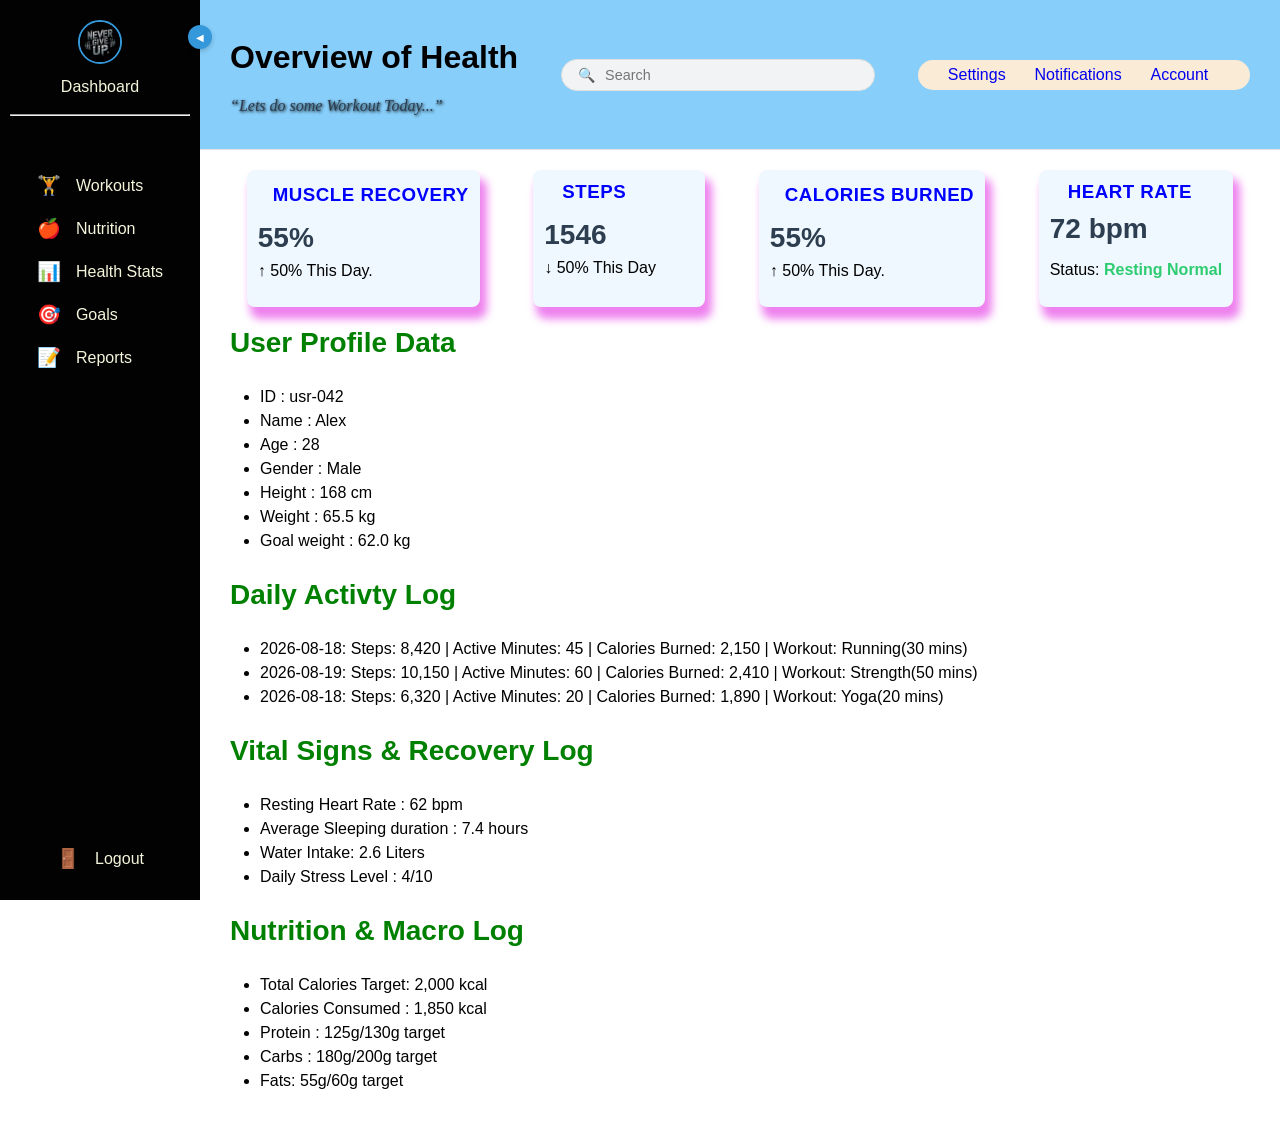
<file: index.html>
<!DOCTYPE html>
<html lang="en">
<head>
  <meta charset="UTF-8">
  <title>Redirecting...</title>
  <meta http-equiv="refresh" content="0; URL=Fitness_healthlog_Project.html">
</head>
<body>
  <p>Redirecting to dashboard... If it doesn't load, <a href="=Fitness_healthlog_Project.html">click here</a>.</p>
</body>
</html>
</file>
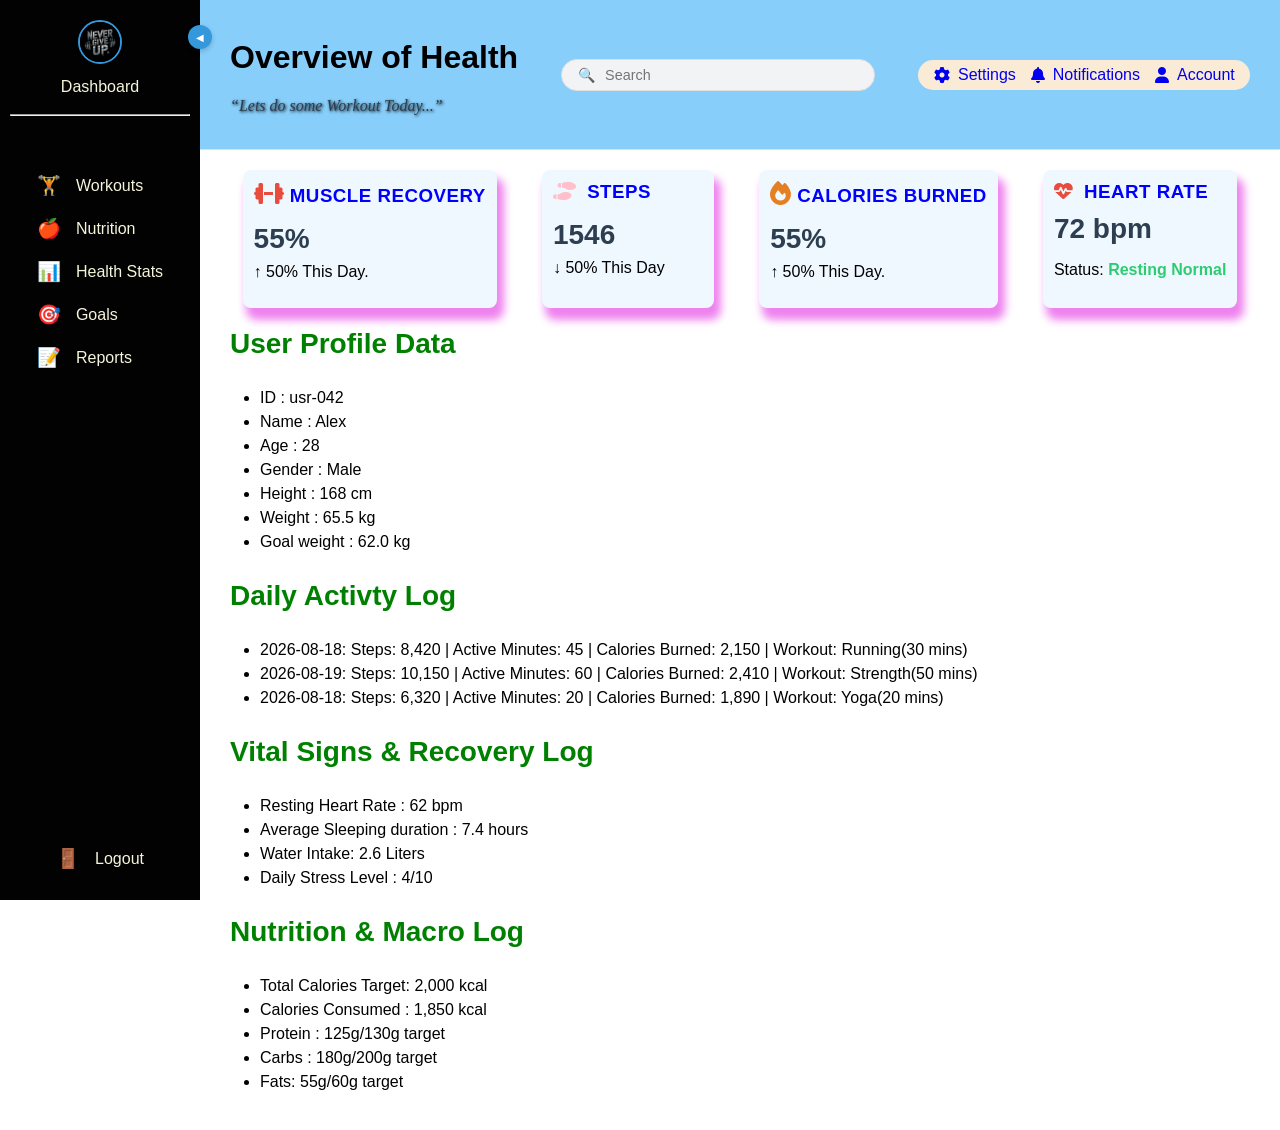
<file: Fitness_healthlog_Project.html>
<!DOCTYPE html>
<html>
    <head>
        <link rel="stylesheet" href="fitness.css">
        <link rel="stylesheet" href="https://cdnjs.cloudflare.com/ajax/libs/font-awesome/6.5.0/css/all.min.css">
        <script src="heallthlog.js"></script>
<style>
       .card-container{
                display:flex;
                justify-content: space-around;
                
       }     
        .card{
            border: 1px solid transparent;
            border-radius: 8px;
            min-width: 150px;
            max-height: 130px;
            background-color: aliceblue;
            box-shadow: 5px 10px 8px 2px violet;
            padding: 10px;
        }
        .card h3{
                margin: 0 0 10px 0;
                color: blue;
                text-transform: uppercase;
                letter-spacing: 0.5px;
        }

        .card .value{
            font-size: 28px;
            font-weight: 700;
            margin: 0 0 8px 0;
            color: #2c3e50;
        }

        .static_data h3{
            color: green;
            font-size: 28px;
            padding: 10px;
            margin: 10px auto;
        }

        .actual_data li{
            line-height: 1.5;
        }
        .card:hover{
            transform: translate(-10px, 10px);
        }
        @media(max-width:768px){
            .card-container{
                display: grid;
                grid-template-columns: repeat(2, 1fr);
                gap: 20px;
                padding:10px;
            

            }
        }

         @media(max-width:480px){
            .card-container{
                display: grid;
                grid-template-columns: repeat(1, 1fr);
                gap: 20px;
                padding:10px;
                justify-self: center;

            }
        }
         
       
</style>

    </head>
    <body>
        
    <nav class="sidebar" id="sidebar">
    
    <button class="toggle-btn" id="toggleBtn" onclick="toggleSidebar()">◀</button>

    <div class="img1">
        <img src="never_giveup.jpg" alt="User" width="40" height="40"/>
        <a href="Fitness_healthlog_Project.html" class="nav-text">Dashboard</a>
    <hr/>    
    </div>
    
    <ul class="dashboard-element">
        <li><a href="workouts.html"><span class="icon">🏋️</span><span class="nav-text">Workouts</span></a></li>
        <li><a href="nutrition.html"><span class="icon">🍎</span><span class="nav-text">Nutrition</span></a></li>
        <li><a href="health.html"><span class="icon">📊</span><span class="nav-text">Health Stats</span></a></li>
        <li><a href="goals.html"><span class="icon">🎯</span><span class="nav-text">Goals</span></a></li>
        <li><a href="reports.html"><span class="icon">📝</span><span class="nav-text">Reports</span></a></li>
    </ul>

    <div class="sidebar-logout">
        <a href="login_page.html"><span class="icon">🚪</span><span class="nav-text">Logout</span></a>
    </div>
</nav>

<header>
            <div><h1>Overview of Health</h1>
            <p class="quotes"><q>Lets do some Workout Today...</q></p>
            </div>
            <div class="search-container">
                <span class="search-icon">&#128269;</span>
                <input type="search" placeholder="Search">
            </div>
            <div class="setting-container">
                <a href="#" class="nav-text1"><i class="fas fa-cog"></i><span >Settings</span></a>
                <a href="#" class="nav-text1"><i class="fas fa-bell"></i><span>Notifications</span></a>
                <a href="#" class="nav-text1"><i class="fas fa-user"></i><span>Account</span></a>
            </div>
        </header>

        <main class="main-container">
            <div class="card-container">
                <div class="card">
                    <h3><i class="fa-solid fa-dumbbell" style="color:#e74c3c; font-size: 24px" ></i>
                    Muscle Recovery</h3>
                    <p ><div class="value">55% </div><span>&#8593;</span> 50% This Day.</p>
                </div>
                <div class="card">
                    <h3><i class="fa-solid fa-shoe-prints" style="color:pink; margin-right:5px"></i>
                    Steps</h3>
                    <p><div class="value">1546 </div><span>&#8595;</span> 50% This Day</p>
                </div>
                <div class="card">
                    
                    <h3><i class="fa-solid fa-fire" style="color: #e67e22; font-size: 24px;"></i>
                        Calories Burned</h3>
                    <p><div class="value">55% </div><span>&#8593;</span> 50% This Day.</p>
                </div>
                <div class="card">
                <h3>
                <i class="fa-solid fa-heart-pulse" style="color: #e74c3c; margin-right: 5px;"></i> 
                    Heart Rate
                </h3>
                <div class="value">72 <span class="unit">bpm</span></div>
                <p>Status: <b style="color: #2ecc71;">Resting Normal</b></p>
            </div>

            </div>
            <section class="static_data">
            <h3>User Profile Data</h3>
            <ul class="actual_data">
                <li>ID : usr-042</li>
                <li>Name : Alex</li>
                <li>Age : 28</li>
                <li>Gender : Male</li>
                <li>Height : 168 cm</li>
                <li>Weight : 65.5 kg</li>
                <li>Goal weight : 62.0 kg</li>
            </ul>
            <h3>Daily Activty Log</h3>
            <ul class="actual_data">
                <li>2026-08-18: Steps: 8,420 | Active Minutes: 45 | Calories Burned: 2,150 | Workout: Running(30 mins)</li>
                <li>2026-08-19: Steps: 10,150 | Active Minutes: 60 | Calories Burned: 2,410 | Workout: Strength(50 mins)</li>
                <li>2026-08-18: Steps: 6,320 | Active Minutes: 20 | Calories Burned: 1,890 | Workout: Yoga(20 mins)</li>
            </ul>
            <h3>Vital Signs & Recovery Log</h3>
            <ul class="actual_data">
                <li>Resting Heart Rate : 62 bpm</li>
                <li>Average Sleeping duration : 7.4 hours</li>
                <li>Water Intake: 2.6 Liters</li>
                <li>Daily Stress Level : 4/10</li>
                
            </ul>
            <h3>Nutrition & Macro Log</h3>
            <ul class="actual_data">
                <li>Total Calories Target: 2,000 kcal</li>
                <li>Calories Consumed : 1,850 kcal</li>
                <li>Protein : 125g/130g target</li>
                <li>Carbs : 180g/200g target</li>
                <li>Fats: 55g/60g target</li>
            </ul>
       </section>     

        </main>
        
        
    </body>
</html>
</file>
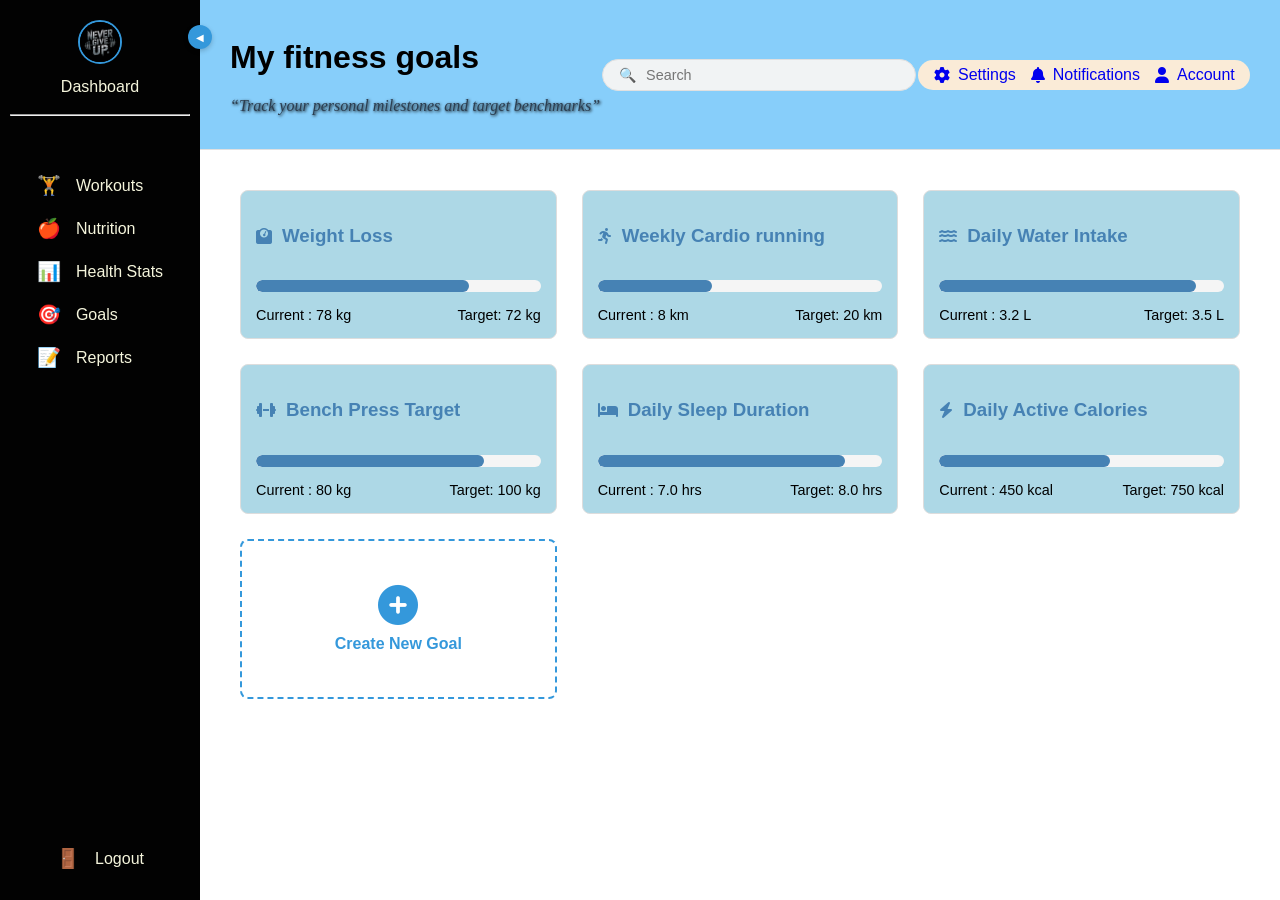
<file: goals.html>
<!DOCTYPE html>
<html>
    <head>
        <link rel="stylesheet" href="fitness.css">
        <link rel="stylesheet" href="https://cdnjs.cloudflare.com/ajax/libs/font-awesome/6.5.0/css/all.min.css">
        <script src="heallthlog.js"></script>
        <style>
            .goals-grid{
                display: grid;
                grid-template-columns: repeat(auto-fit, minmax(280px, 1fr));
                gap:25px;
                padding: 20px;
                
            }    
        
            
            .goal-card {
            border: 1px solid #ddd;
            border-radius: 8px; 
            width: 100%; 
            display: flex;
            flex-direction: column;
            background-color: lightblue;
            padding: 15px; 
            box-sizing: border-box;
        }            
        
        .goal-header {
            display: flex;
            align-items: center;
            gap: 10px;
            font-family: 'Gill Sans', 'Gill Sans MT', Calibri, 'Trebuchet MS', sans-serif;
            color: steelblue;
            font-weight: bold;
        }

        
        .progress-bar-container {
            width: 100%;
            background-color: whitesmoke;
            border-radius: 10px;
            margin: 15px 0;
            overflow: hidden;
        }

        .progress-bar {
            height: 12px;
            background-color: steelblue;
            border-radius: 10px;
            transition: width 0.4s ease;
        }

        .goal-stats {
            display: flex;
            justify-content: space-between;
            font-family: Arial, sans-serif;
            font-size: 0.9rem;
        }            

        .goal-card:hover{
            transform: translate(-10px, 10px);
        }
        button i:hover{
            color: black;
        }

        @media(max-width:768px){
            .stats-grid{
                display: grid;
                grid-template-columns: repeat(2, 1fr);
                gap: 20px;
                padding:10px;

            }
        }

         @media(max-width:480px){
            .goals-grid{
                display: grid;
                grid-template-columns: repeat(1, 1fr);
                gap: 20px;
                padding:10px;
                
            }
            .goal-card{
                
                justify-self: center;
            }
        }
        </style>

    </head>
    <body>
        <nav class="sidebar" id="sidebar">
    
    <button class="toggle-btn" id="toggleBtn" onclick="toggleSidebar()">◀</button>

    <div class="img1">
        <img src="never_giveup.jpg" alt="User" width="40" height="40"/>
        <a href="Fitness_healthlog_Project.html" class="nav-text">Dashboard</a>
    <hr/>    
    </div>
    
    <ul class="dashboard-element">
        <li><a href="workouts.html"><span class="icon">🏋️</span><span class="nav-text">Workouts</span></a></li>
        <li><a href="nutrition.html"><span class="icon">🍎</span><span class="nav-text">Nutrition</span></a></li>
        <li><a href="health.html"><span class="icon">📊</span><span class="nav-text">Health Stats</span></a></li>
        <li><a href="goals.html"><span class="icon">🎯</span><span class="nav-text">Goals</span></a></li>
        <li><a href="reports.html"><span class="icon">📝</span><span class="nav-text">Reports</span></a></li>
    </ul>

    <div class="sidebar-logout">
        <a href="login_page.html"><span class="icon">🚪</span><span class="nav-text">Logout</span></a>
    </div>
</nav>

<header>
    <div>        
        <h1>My fitness goals</h1>
            <p class="quotes"><q>Track your personal milestones and target benchmarks</q></p>
            </div>
            <div class="search-container">
                <span class="search-icon">&#128269;</span>
                <input type="search" placeholder="Search">
            </div>
            <div class="setting-container">
                <a href="#" class="nav-text1"><i class="fas fa-cog"></i><span >Settings</span></a>
                <a href="#" class="nav-text1"><i class="fas fa-bell"></i><span>Notifications</span></a>
                <a href="#" class="nav-text1"><i class="fas fa-user"></i><span>Account</span></a>
            </div>
        </header>

        
        <main class="main-container">
            <section class="goals-grid">
                <div class="goal-card">
                    <div class="goal-header">
                        <i class="fa-solid fa-weight-scale weight"></i>
                        <h3>Weight Loss</h3>
                    </div>
                    <div class="progress-bar-container">
                        <div class="progress-bar" style="width: 75%"></div>
                    </div>
                    <div class="goal-stats">
                        <span>Current : 78 kg</span>
                        <span>Target: 72 kg</span>
                    </div>
                </div>

                <div class="goal-card">
                    <div class="goal-header">
                        <i class="fa-solid fa-person-running"></i>
                        <h3>Weekly Cardio running</h3>
                    </div>
                    <div class="progress-bar-container">
                        <div class="progress-bar" style="width: 40%"></div>
                    </div>
                    <div class="goal-stats">
                        <span>Current : 8 km</span>
                        <span>Target: 20 km</span>
                    </div>
                </div>

                <div class="goal-card">
                    <div class="goal-header">
                        <i class="fa-solid fa-water"></i>
                        <h3>Daily Water Intake</h3>  
                    </div>
                    <div class="progress-bar-container">
                        <div class="progress-bar" style="width: 90%"></div>
                    </div>
                    <div class="goal-stats">
                        <span>Current : 3.2 L</span>
                        <span>Target: 3.5 L</span>
                    </div>
                </div>

                <div class="goal-card">
                    <div class="goal-header">
                        <i class="fa-solid fa-dumbbell"></i>
                        <h3>Bench Press Target</h3>
                    </div>
                    <div class="progress-bar-container">
                        <div class="progress-bar" style="width: 80%"></div>
                    </div>
                    <div class="goal-stats">
                        <span>Current : 80 kg</span>
                        <span>Target: 100 kg</span>
                    </div>
                </div>

                <div class="goal-card">
                    <div class="goal-header">
                        <i class="fa-solid fa-bed"></i>
                        <h3>Daily Sleep Duration</h3>
                    </div>
                    <div class="progress-bar-container">
                        <div class="progress-bar" style="width: 87%"></div>
                    </div>
                    <div class="goal-stats">
                    <span>Current : 7.0 hrs</span>
                    <span>Target: 8.0 hrs</span>
                    </div>
                    </div>

                <div class="goal-card">
                    <div class="goal-header">
                        <i class="fa-solid fa-bolt"></i>
                        <h3>Daily Active Calories</h3>
                    </div>
                    <div class="progress-bar-container">
                        <div class="progress-bar" style="width: 60%"></div>
                    </div>
                    <div class="goal-stats">
                        <span>Current : 450 kcal</span>
                        <span>Target: 750 kcal</span>
                    </div>
                </div>
                <div class="goal-card add-goal-dashed" style="border: 2px dashed #3498db; background: transparent; 
                display: flex; align-items: center; justify-content: center; min-height: 160px;
                 cursor: pointer; transition: background 0.3s;">
                    <div style="text-align: center; color: #3498db;">
                        <button aria-label="Create_New_Goal" onclick="alert('new goal button clicked')" 
                        style="background: none;border:none; 
                        padding: 0; color: #3498db; cursor: pointer">
                            <i class="fa-solid fa-circle-plus" style="font-size: 2.5rem; 
                            margin-bottom: 10px; display: block;"></i></button>
                        <span style="font-weight: bold; font-family: sans-serif; display: block;">Create New Goal</span>
                    </div>
                </div>
            </section>
            
        </main>
        

        
    </body>
</html>
</file>
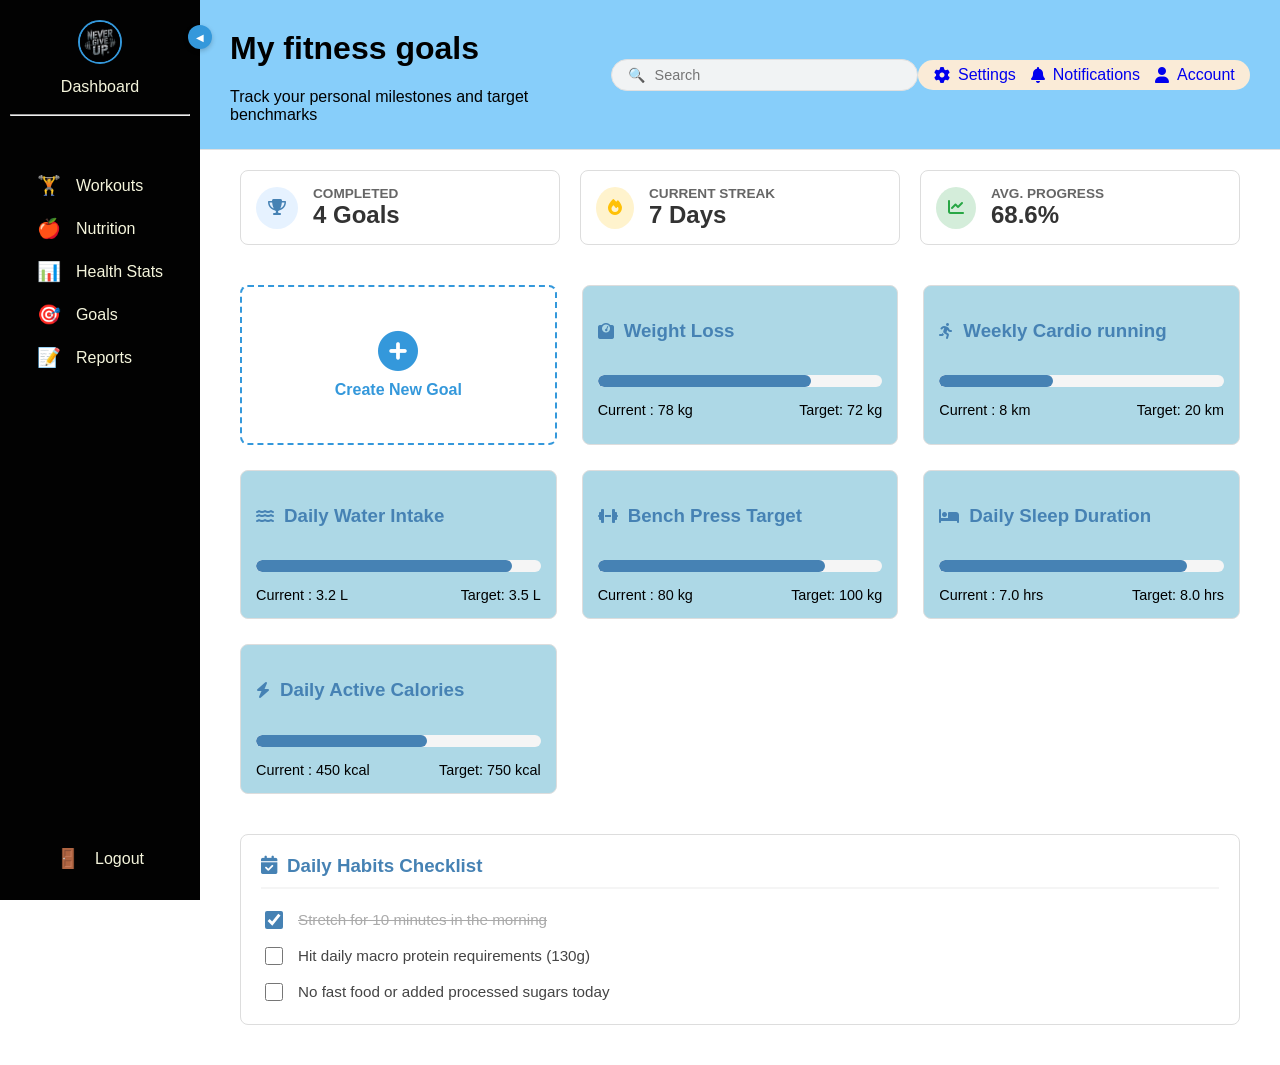
<file: goals_example.html>
<!DOCTYPE html>
<html>
    <head>
        <link rel="stylesheet" href="fitness.css">
        <link rel="stylesheet" href="https://cdnjs.cloudflare.com/ajax/libs/font-awesome/6.5.0/css/all.min.css">
        <script src="heallthlog.js"></script>
        <style>
            .goals-grid{
                display: grid;
                grid-template-columns: repeat(auto-fit, minmax(280px, 1fr));
                gap:25px;
                padding: 20px;
                
            }    
        
            
            .goal-card {
            border: 1px solid #ddd;
            border-radius: 8px; 
            width: 100%; 
            display: flex;
            flex-direction: column;
            background-color: lightblue;
            padding: 15px; 
            box-sizing: border-box;
        }            
        
        .goal-header {
            display: flex;
            align-items: center;
            gap: 10px;
            font-family: 'Gill Sans', 'Gill Sans MT', Calibri, 'Trebuchet MS', sans-serif;
            color: steelblue;
            font-weight: bold;
        }

        
        .progress-bar-container {
            width: 100%;
            background-color: whitesmoke;
            border-radius: 10px;
            margin: 15px 0;
            overflow: hidden;
        }

        .progress-bar {
            height: 12px;
            background-color: steelblue;
            border-radius: 10px;
            transition: width 0.4s ease;
        }

        .goal-stats {
            display: flex;
            justify-content: space-between;
            font-family: Arial, sans-serif;
            font-size: 0.9rem;
        }            
        </style>

    </head>
    <body>
        <nav class="sidebar" id="sidebar">
    
    <button class="toggle-btn" id="toggleBtn" onclick="toggleSidebar()">◀</button>

    <div class="img1">
        <img src="never_giveup.jpg" alt="User" width="40" height="40"/>
        <a href="Fitness_healthlog_Project.html" class="nav-text">Dashboard</a>
    <hr/>    
    </div>
    
    <ul class="dashboard-element">
        <li><a href="workouts.html"><span class="icon">🏋️</span><span class="nav-text">Workouts</span></a></li>
        <li><a href="nutrition.html"><span class="icon">🍎</span><span class="nav-text">Nutrition</span></a></li>
        <li><a href="health.html"><span class="icon">📊</span><span class="nav-text">Health Stats</span></a></li>
        <li><a href="goals.html"><span class="icon">🎯</span><span class="nav-text">Goals</span></a></li>
        <li><a href="reports.html"><span class="icon">📝</span><span class="nav-text">Reports</span></a></li>
    </ul>

    <div class="sidebar-logout">
        <a href="login_page.html"><span class="icon">🚪</span><span class="nav-text">Logout</span></a>
    </div>
</nav>

<header>
    <div>        
        <h1>My fitness goals</h1>
            <p>Track your personal milestones and target benchmarks</p>
            </div>
            <div class="search-container">
                <span class="search-icon">&#128269;</span>
                <input type="search" placeholder="Search">
            </div>
            <div class="setting-container">
                <a href="#" class="nav-text1"><i class="fas fa-cog"></i><span >Settings</span></a>
                <a href="#" class="nav-text1"><i class="fas fa-bell"></i><span>Notifications</span></a>
                <a href="#" class="nav-text1"><i class="fas fa-user"></i><span>Account</span></a>
            </div>
        </header>

        
        <main class="main-container">
            
<section class="summary-badges" style="display: flex; gap: 20px; padding: 0 20px 20px 20px; flex-wrap: wrap;">
    <div class="badge-card" style="background: white; padding: 15px; border-radius: 8px; border: 1px solid #ddd; flex: 1; min-width: 180px; display: flex; align-items: center; gap: 15px;">
        <div style="background: #e6f2ff; padding: 12px; border-radius: 50%; color: steelblue;"><i class="fa-solid fa-trophy"></i></div>
        <div>
            <h4 style="margin: 0; color: #666; font-size: 0.85rem; text-transform: uppercase;">Completed</h4>
            <span style="font-size: 1.5rem; font-weight: bold; color: #333;">4 Goals</span>
        </div>
    </div>
    <div class="badge-card" style="background: white; padding: 15px; border-radius: 8px; border: 1px solid #ddd; flex: 1; min-width: 180px; display: flex; align-items: center; gap: 15px;">
        <div style="background: #fff3cd; padding: 12px; border-radius: 50%; color: #ffc107;"><i class="fa-solid fa-fire"></i></div>
        <div>
            <h4 style="margin: 0; color: #666; font-size: 0.85rem; text-transform: uppercase;">Current Streak</h4>
            <span style="font-size: 1.5rem; font-weight: bold; color: #333;">7 Days</span>
        </div>
    </div>
    <div class="badge-card" style="background: white; padding: 15px; border-radius: 8px; border: 1px solid #ddd; flex: 1; min-width: 180px; display: flex; align-items: center; gap: 15px;">
        <div style="background: #d4edda; padding: 12px; border-radius: 50%; color: #28a745;"><i class="fa-solid fa-chart-line"></i></div>
        <div>
            <h4 style="margin: 0; color: #666; font-size: 0.85rem; text-transform: uppercase;">Avg. Progress</h4>
            <span style="font-size: 1.5rem; font-weight: bold; color: #333;">68.6%</span>
        </div>
    </div>
</section>

            <section class="goals-grid">
                <!-- Append this card inside your existing <section class="goals-grid"> container -->
<div class="goal-card add-goal-dashed" style="border: 2px dashed #3498db; background: transparent; display: flex; align-items: center; justify-content: center; min-height: 160px; cursor: pointer; transition: background 0.3s;">
    <div style="text-align: center; color: #3498db;">
        <i class="fa-solid fa-circle-plus" style="font-size: 2.5rem; margin-bottom: 10px; display: block;"></i>
        <span style="font-weight: bold; font-family: sans-serif;">Create New Goal</span>
    </div>
</div>

                <div class="goal-card">
                    <div class="goal-header">
                        <i class="fa-solid fa-weight-scale weight"></i>
                        <h3>Weight Loss</h3>
                    </div>
                    <div class="progress-bar-container">
                        <div class="progress-bar" style="width: 75%"></div>
                    </div>
                    <div class="goal-stats">
                        <span>Current : 78 kg</span>
                        <span>Target: 72 kg</span>
                    </div>
                </div>

                <div class="goal-card">
                    <div class="goal-header">
                        <i class="fa-solid fa-person-running"></i>
                        <h3>Weekly Cardio running</h3>
                    </div>
                    <div class="progress-bar-container">
                        <div class="progress-bar" style="width: 40%"></div>
                    </div>
                    <div class="goal-stats">
                        <span>Current : 8 km</span>
                        <span>Target: 20 km</span>
                    </div>
                </div>

                <div class="goal-card">
                    <div class="goal-header">
                        <i class="fa-solid fa-water"></i>
                        <h3>Daily Water Intake</h3>  
                    </div>
                    <div class="progress-bar-container">
                        <div class="progress-bar" style="width: 90%"></div>
                    </div>
                    <div class="goal-stats">
                        <span>Current : 3.2 L</span>
                        <span>Target: 3.5 L</span>
                    </div>
                </div>

                <!-- Card 4: Strength Training -->
<div class="goal-card">
    <div class="goal-header">
        <i class="fa-solid fa-dumbbell"></i>
        <h3>Bench Press Target</h3>
    </div>
    <div class="progress-bar-container">
        <div class="progress-bar" style="width: 80%"></div>
    </div>
    <div class="goal-stats">
        <span>Current : 80 kg</span>
        <span>Target: 100 kg</span>
    </div>
</div>

<!-- Card 5: Daily Sleep Consistency -->
<div class="goal-card">
    <div class="goal-header">
        <i class="fa-solid fa-bed"></i>
        <h3>Daily Sleep Duration</h3>
    </div>
    <div class="progress-bar-container">
        <div class="progress-bar" style="width: 87%"></div>
    </div>
    <div class="goal-stats">
        <span>Current : 7.0 hrs</span>
        <span>Target: 8.0 hrs</span>
    </div>
</div>

<!-- Card 6: Active Calorie Burn -->
<div class="goal-card">
    <div class="goal-header">
        <i class="fa-solid fa-bolt"></i>
        <h3>Daily Active Calories</h3>
    </div>
    <div class="progress-bar-container">
        <div class="progress-bar" style="width: 60%"></div>
    </div>
    <div class="goal-stats">
        <span>Current : 450 kcal</span>
        <span>Target: 750 kcal</span>
    </div>
</div>

                
            </section>
            <!-- Insert this container right below your </main> tag closure, or inside the main element beneath the grid -->
<section class="habits-checklist" style="margin: 20px; padding: 20px; background: white; border-radius: 8px; border: 1px solid #ddd; font-family: sans-serif;">
    <h3 style="margin-top: 0; color: steelblue; border-bottom: 2px solid whitesmoke; padding-bottom: 10px;"><i class="fa-solid fa-calendar-check" style="margin-right: 10px;"></i>Daily Habits Checklist</h3>
    <div style="display: flex; flex-direction: column; gap: 12px; margin-top: 15px;">
        <label style="display: flex; align-items: center; gap: 12px; cursor: pointer; font-size: 0.95rem; color: #444;">
            <input type="checkbox" checked style="width: 18px; height: 18px; accent-color: steelblue;">
            <span style="text-decoration: line-through; color: #aaa;">Stretch for 10 minutes in the morning</span>
        </label>
        <label style="display: flex; align-items: center; gap: 12px; cursor: pointer; font-size: 0.95rem; color: #444;">
            <input type="checkbox" style="width: 18px; height: 18px; accent-color: steelblue;">
            <span>Hit daily macro protein requirements (130g)</span>
        </label>
        <label style="display: flex; align-items: center; gap: 12px; cursor: pointer; font-size: 0.95rem; color: #444;">
            <input type="checkbox" style="width: 18px; height: 18px; accent-color: steelblue;">
            <span>No fast food or added processed sugars today</span>
        </label>
    </div>
</section>

        </main>
        

        
    </body>
</html>
</file>
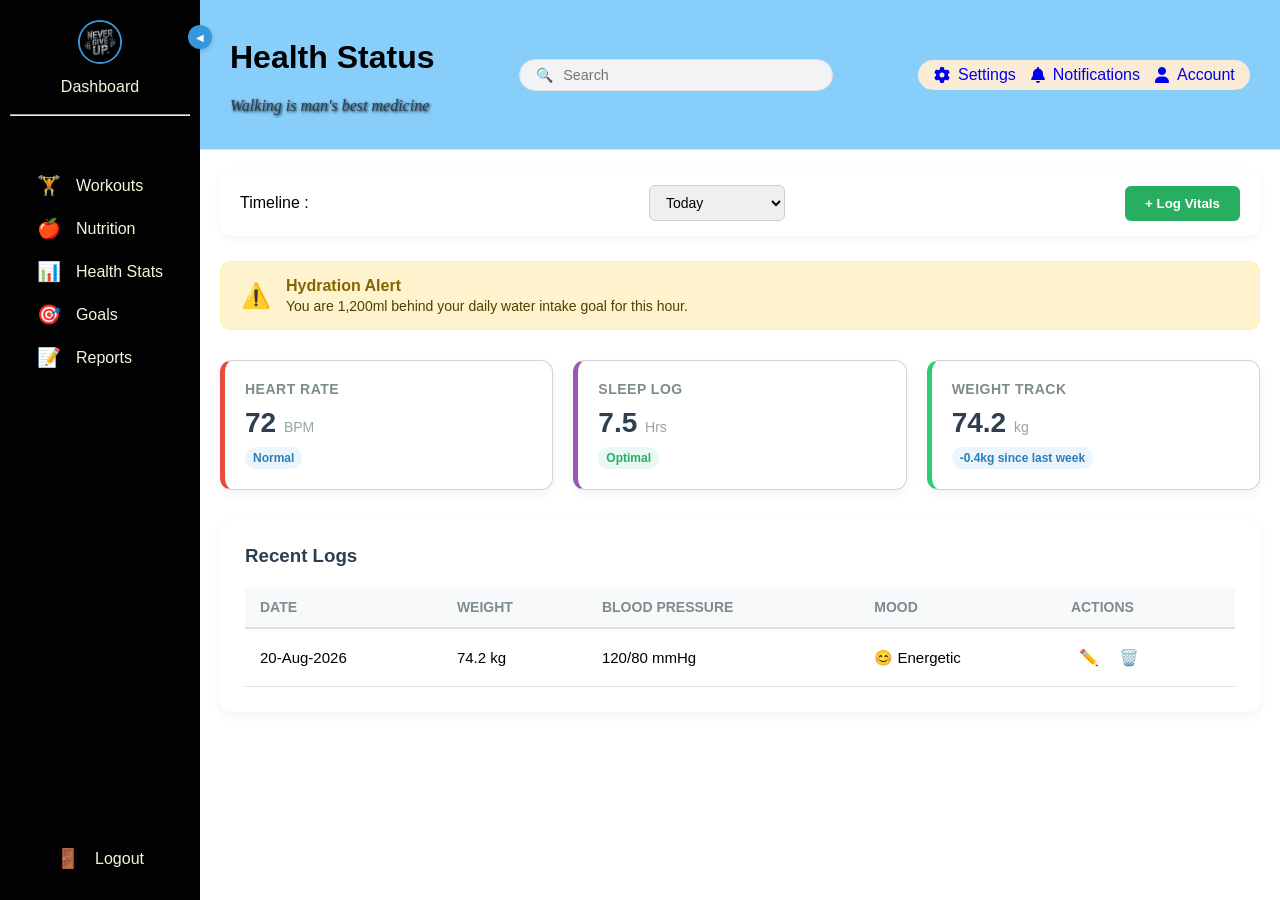
<file: health.html>
<!DOCTYPE html>
<html>
    <head>
        <link rel="stylesheet" href="fitness.css">
        <link rel="stylesheet" href="https://cdnjs.cloudflare.com/ajax/libs/font-awesome/6.5.0/css/all.min.css">
        <script src="heallthlog.js"></script>
        <style>
            .time-controls{
                display: flex;
                justify-content: space-between;
                align-items: center;
                margin-bottom: 25px;
                background: #ffffff;
                padding: 15px 20px;
                border-radius: 10px;
                box-shadow: 0 2px 8px rgba(0,0,0,0.05);
            }

            .time-controls select{
                padding: 8px 12px;
                border-radius: 6px;
                border: 1px solid #ccc;
                font-size: 14px;
                outline: none;
            }
        
            .btn-primary {
                background-color: #27ae60;
                color: white;
                border: none;
                padding: 10px 20px;
                border-radius: 6px;
                font-weight: 600;
                cursor: pointer;
                transition: background 0.2s ease;
            }

            .btn-primary:hover {
                background-color: #219653;
            }

            /*banner*/

            .banner{
                display: flex;
                align-items: center;
                gap: 15px;
                background: #fff3cd;
                border: 1px solid #ffeeba;
                border-radius: 10px;
                padding: 15px 20px;
                margin-bottom: 30px;
            }

            .banner .icon {
                font-size: 24px;
            }

            .banner h4 {
                margin: 0 0 3px 0;
                color: #856404;
            }

            .banner p {
                margin: 0;
                color: #533f03;
                font-size: 14px;
            }

            /* three grids*/

            .stats-grid {
                display: grid;
                grid-template-columns: repeat(auto-fit, minmax(220px, 1fr));
                gap: 20px;
                margin-bottom: 30px;
            }

            .stat-card {
                background: white;
                padding: 20px;
                border: 1px solid lightgrey;
                border-radius: 12px;
                box-shadow: 0 4px 12px rgba(0,0,0,0.05);
                border-left: 5px solid #3498db; 
            }

            .stat-card h3 {
                margin: 0 0 10px 0;
                font-size: 14px;
                color: #7f8c8d;
                text-transform: uppercase;
                letter-spacing: 0.5px;
            }

            .stat-card .stat-value {
                font-size: 28px;
                font-weight: 700;
                margin: 0 0 8px 0;
                color: #2c3e50;
            }

            .stat-card .unit {
                font-size: 14px;
                font-weight: 400;
                color: #95a5a6;
            }

            .stat-status {
                display: inline-block;
                padding: 4px 8px;
                border-radius: 20px;
                font-size: 12px;
                font-weight: 600;
            }

            .stat-status.good{ 
                background: #e8f8f5; 
                color: #27ae60; 
            }
            .stat-status.normal{ 
                background: #ebf5fb; 
                color: #2980b9; 
            }
            .stat-status.warning{ 
                background: #fef9e7; 
                color: #f39c12; 
            }

            /*table*/

            .history-section {
                background: white;
                padding: 25px;
                border-radius: 12px;
                box-shadow: 0 4px 12px rgba(0,0,0,0.05);
            }

            .history-section h3 {
                margin-top: 0;
                margin-bottom: 20px;
                color: #2c3e50;
            }

            .data-table {
                width: 100%;
                border-collapse: collapse;
                text-align: left;
            }

            .data-table th {
                background-color: #f8f9fa;
                color: #7f8c8d;
                padding: 12px 15px;
                font-size: 14px;
                text-transform: uppercase;
                border-bottom: 2px solid #dee2e6;
            }

            .data-table td {
                padding: 15px;
                border-bottom: 1px solid #dee2e6;
                font-size: 15px;
            }

            .data-table tbody tr:hover {
                background-color: pink;
            }

            .edit-btn, .delete-btn {
                background: none;
                border: none;
                cursor: pointer;
                font-size: 16px;
                padding: 4px 8px;
                border-radius: 4px;
                transition: background 0.2s;
            }

            .edit-btn:hover{ 
                background-color: blue; 
            }
            .delete-btn:hover{ 
                background-color: blue; 
            }

            .stat-card:hover{
                transform: translate(-10px,10px);
            }
            @media(max-width:768px){
            .stats-grid{
                display: grid;
                grid-template-columns: repeat(2, 1fr);
                gap: 20px;
                padding:10px;

            }
        }

         @media(max-width:480px){
            .stats-grid{
                display: grid;
                grid-template-columns: repeat(1, 1fr);
                gap: 20px;
                padding:10px;
                
            }
            .stat-card{
                width: 100px;
                justify-self: center;
            }
            .data-table{
                width: fit-content;
            }
        }
        </style>

    </head>
    <body>
        <nav class="sidebar" id="sidebar">
    
    <button class="toggle-btn" id="toggleBtn" onclick="toggleSidebar()">◀</button>

    <div class="img1">
        <img src="never_giveup.jpg" alt="User" width="40" height="40"/>
        <a href="Fitness_healthlog_Project.html" class="nav-text">Dashboard</a>
    <hr/>    
    </div>
    
    <ul class="dashboard-element">
        <li><a href="workouts.html"><span class="icon">🏋️</span><span class="nav-text">Workouts</span></a></li>
        <li><a href="nutrition.html"><span class="icon">🍎</span><span class="nav-text">Nutrition</span></a></li>
        <li><a href="health.html"><span class="icon">📊</span><span class="nav-text">Health Stats</span></a></li>
        <li><a href="goals.html"><span class="icon">🎯</span><span class="nav-text">Goals</span></a></li>
        <li><a href="reports.html"><span class="icon">📝</span><span class="nav-text">Reports</span></a></li>
    </ul>

    <div class="sidebar-logout">
        <a href="login_page.html"><span class="icon">🚪</span><span class="nav-text">Logout</span></a>
    </div>
</nav>

<header>
            <div>
                <h1>Health Status</h1>
                <p class="quotes">Walking is man's best medicine</p>
            </div>
            <div class="search-container">
                <span class="search-icon">&#128269;</span>
                <input type="search" placeholder="Search">
            </div>
             <div class="setting-container">
                <a href="#" class="nav-text1"><i class="fas fa-cog"></i><span >Settings</span></a>
                <a href="#" class="nav-text1"><i class="fas fa-bell"></i><span>Notifications</span></a>
                <a href="#" class="nav-text1"><i class="fas fa-user"></i><span>Account</span></a>
            </div>
        </header>
        <main class="main-container">
            <div class="time-controls">
                <label for="date-range">Timeline :</label>
                <select id="date-range">
                    <option value="today">Today</option>
                    <option value="7days">Past 7 Days</option>
                    <option value="month">Current month</option>
                </select>
                <button class="btn-primary" id="openLogModal">+ Log Vitals</button>
            </div>

            <div class="banner alert-warning">
                <span class="icon">⚠️</span>
                <div class="banner-text">
                    <h4>Hydration Alert</h4>
                    <p>You are 1,200ml behind your daily water intake goal for this hour.</p>
                </div>
            </div>

            <section class="stats-grid">
        <div class="stat-card" style="border-left-color: #e74c3c;">
            <h3>Heart Rate</h3>
            <p class="stat-value">72 <span class="unit">BPM</span></p>
            <span class="stat-status normal">Normal</span>
        </div>
        <div class="stat-card" style="border-left-color: #9b59b6;">
            <h3>Sleep Log</h3>
            <p class="stat-value">7.5 <span class="unit">Hrs</span></p>
            <span class="stat-status good">Optimal</span>
        </div>
        <div class="stat-card" style="border-left-color: #2ecc71;">
            <h3>Weight Track</h3>
            <p class="stat-value">74.2 <span class="unit">kg</span></p>
            <span class="stat-status normal">-0.4kg since last week</span>
        </div>
    </section>

    <section class="history-section">
        <h3>Recent Logs</h3>
    <table class="data-table">
        <thead>
            <tr>
                <th>Date</th>
                <th>Weight</th>
                <th>Blood Pressure</th>
                <th>Mood</th>
                <th>Actions</th>
            </tr>
        </thead>
        <tbody>
            <tr>
                <td>20-Aug-2026</td>
                <td>74.2 kg</td>
                <td>120/80 mmHg</td>
                <td>😊 Energetic</td>
                <td>
                    <button class="edit-btn">✏️</button>
                    <button class="delete-btn">🗑️</button>
                </td>
            </tr>
        </tbody>
    </table>
</section>
        </main>

    </body>
</html>
</file>
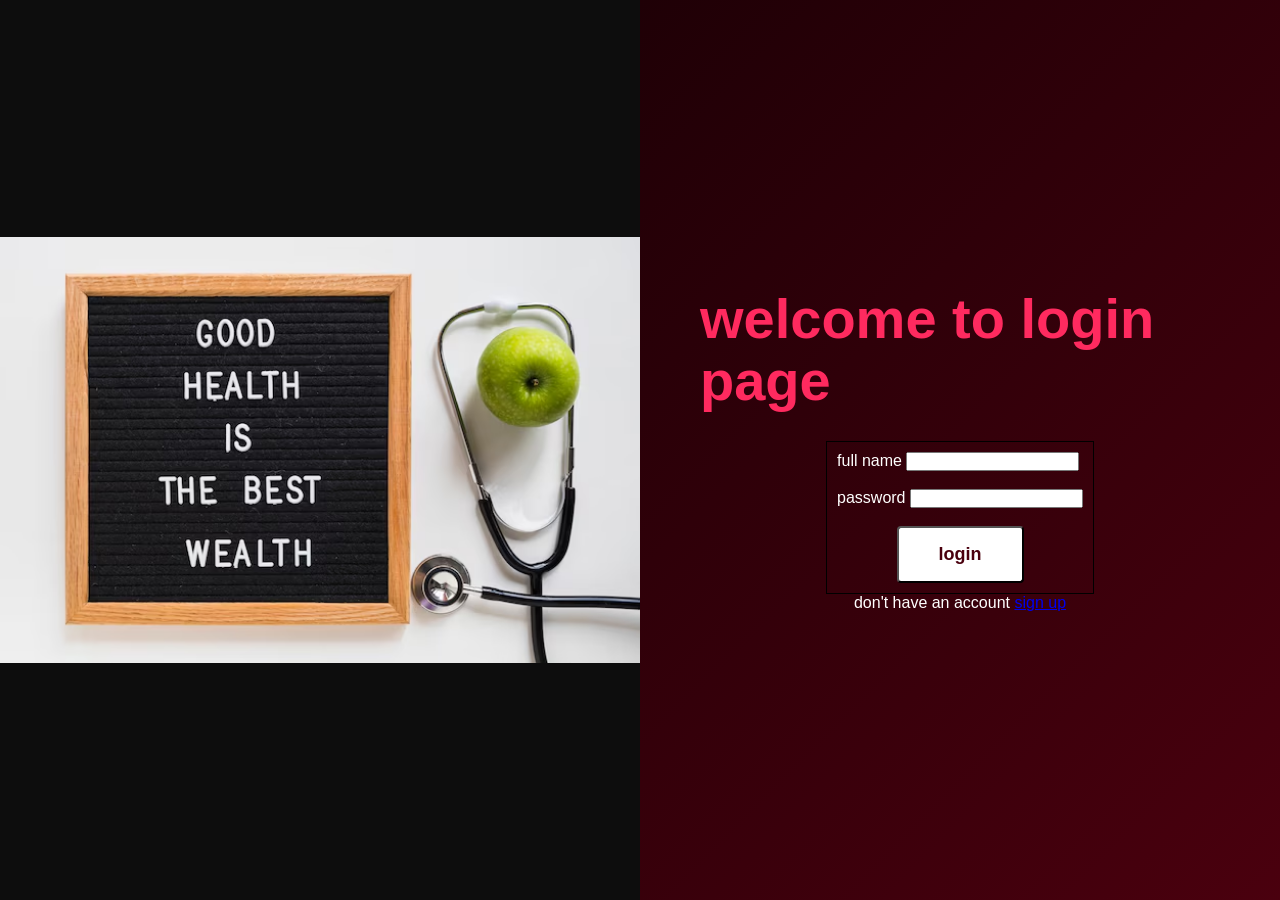
<file: login_page.html>
<!DOCTYPE html>
<html>
    <head>
        <style>
             *{
                box-sizing: border-box;
                margin: 0;
                padding: 0;
            }
            .main_container{
                display: flex;
                width: 100vw;
                height: 100vh;
                font-family: 'Segoe UI', Tahoma, Geneva, Verdana, sans-serif;
                 background: #0d0d0d;
                overflow: hidden;
            }
            
            .image_container{
                width: 50%;
                height: 100%;
                background-image: url('health.avif');
                background-size: contain;
                background-repeat: no-repeat;
                background-position: center;
                
                
            }
            .login_container{
                width: 50%;
                height: 100%;
                display: flex;
                flex-direction: column;
                align-items: center;
                justify-content: center;
                background: linear-gradient(135deg, #1f0006, #4a000e);
                color: #ffffff;
                padding: 60px;
            }
            .login_container h2{
                font-size: 56px;
                font-weight: 900;
                color: #ff2a5f;
                margin-bottom: 30px;
                line-height: 1.1;
            }
           
            .form-container{
                border: 1px solid black;
                padding: 10px;
            }

            .form-container .btn{
                background: #ffffff;
                color: #4a000e;
                padding: 16px 40px;
                font-size: 18px;
                font-weight: 700;
                text-decoration: none;
                border-radius: 4px;
                align-items: center;
                display: block;
                transition: all 0.3s ease;
                margin: 0px auto;               
            }
            .form-container .btn:hover{
                background: #ff2a5f;
                color: #ffffff;
                transform: translateY(-2px);
                box-shadow: 0 6px 20px rgba(255, 42, 95, 0.5);
            }
             @media (max-width: 1024px) {
            .login_container {
                padding: 40px; 
            }
            .login_container h2 {
                font-size: 38px; 
            }
            form {
                max-width: 340px;
            }
        }

        
        @media (max-width: 767px) {
            .main_container {
                flex-direction: column; 
                overflow-y: auto; 
                height: auto; 
            }
            .image_container {
                width: 100%;
                height: 30vh; 
                background-position: center;
            }
            .login_container {
                width: 100%;
                height: auto; 
                padding: 40px 24px;
            }
            .login_container h2 {
                font-size: 32px;
                margin-bottom: 20px;
            }
            form {
                max-width: 100%; 
            }
            input {
                padding: 12px 14px; 
                font-size: 15px;
            }
            .btn {
                padding: 14px 30px;
                font-size: 16px;
            }
        }
                
                
            
        </style>
    </head>
    <body>
        <div class="main_container">
            <div class="image_container"></div>
            <div class="login_container">
               <h2>welcome to login page</h2>
               <div class="form-container">
        <form action="Fitness_healthlog_Project.html" method="get">
            <label for="name">full name</label>
            <input type="text" id="name" name="name" required><br><br>

            <label for="pass">password</label>
            <input type="password" id="pass" name="pass" required><br><br>

            <button type="submit" class="btn">login</button>

        </form>
        </div>
        <p>don't have an account <a href="signup.html">sign up</a> </p>
        </div>
        </div>
    </body>

    </html>
</file>
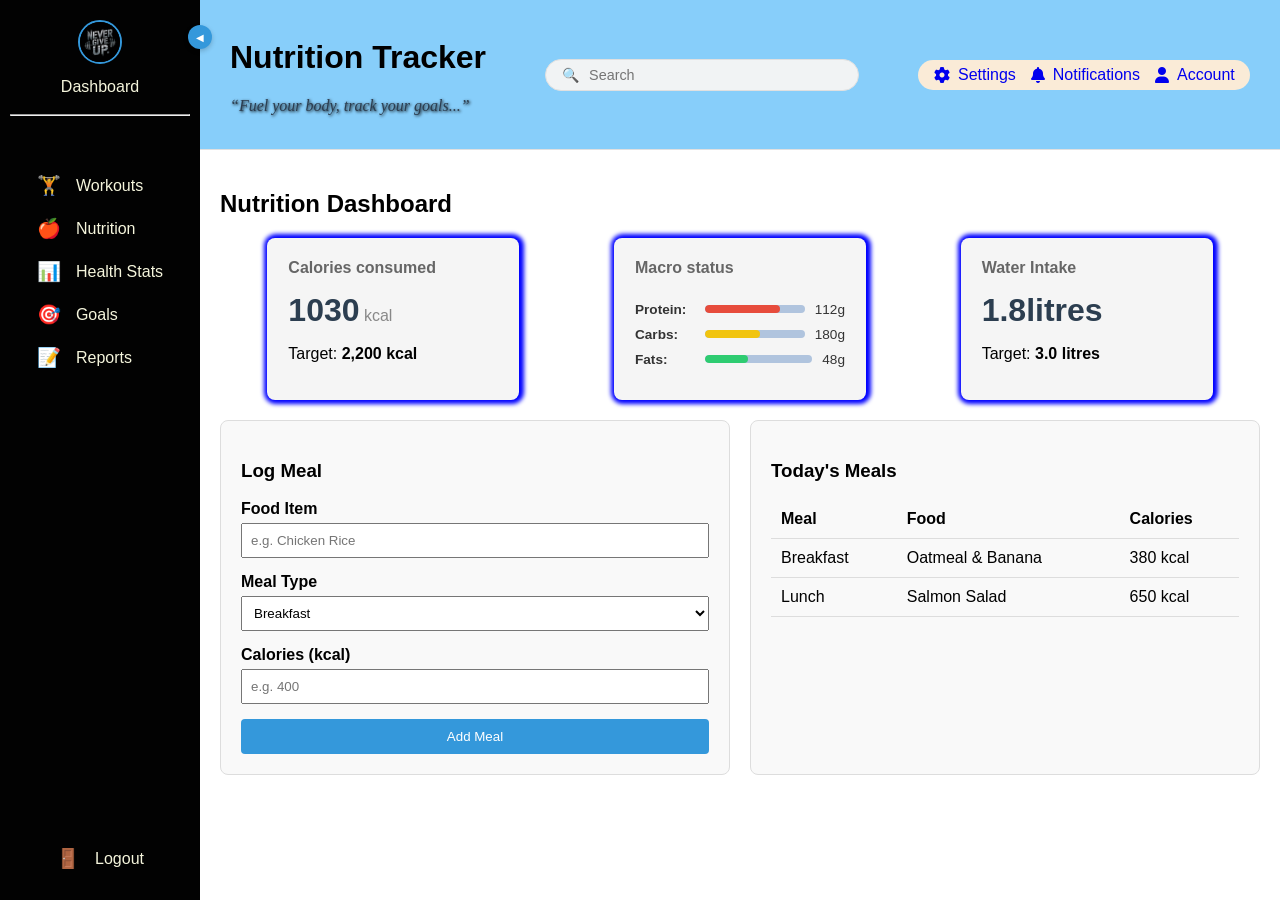
<file: nutrition.html>
<!DOCTYPE html>
<html>
    <head>
        <link rel="stylesheet" href="fitness.css">
        <link rel="stylesheet" href="https://cdnjs.cloudflare.com/ajax/libs/font-awesome/6.5.0/css/all.min.css">
        <script src="heallthlog.js"></script>
        
<style>
    /*cards*/
            .card-container{
                display: flex;
                flex-direction: row;
                flex-wrap: wrap;
                justify-content: space-around;
                
            }
            .card{
                border: 1px solid transparent;
                background-color: whitesmoke;
                border-radius: 8px;
                box-shadow: 1px 0px 4px 4px blue;
                gap: 10px;
                padding: 20px;
                min-width: 210px;
            }

            .card h3{
                font-size: 1rem;
                margin: 0 0 15px 0;
                color: #666666;
            }
            .card .value {
                font-size: 2rem;
                font-weight: bold;
                color: #2c3e50;
                margin-bottom: 5px;
            }

            .card .unit {
                font-size: 1rem;
                font-weight: normal;
                color: #888888;
            }
            /*macrobar*/
            .macro-bars {
                display: flex;
                flex-direction: column;
                gap: 10px;
            }

            .status-bar {
                display: flex;
                align-items: center;
                font-size: 0.85rem;
                color: #333;
            }

            .status-bar .label {
                width: 60px;
                font-weight: 800;
                
                 
        }

        .status-bar .progress {
            flex-grow: 1;
            height: 8px;
            background-color: lightsteelblue;
            border-radius: 4px;
            margin: 0 10px;
            overflow: hidden;
        }

        .fill {
            height: 100%;
            border-radius: 4px;
        }
        .fill.protein{ 
            background-color: #e74c3c; 
        }
        .fill.carbs { 
            background-color: #f1c40f; 
        }
        .fill.fats { 
            background-color: #2ecc71; 
        }
        
                
        .nutrition-row {
            display: flex;
            gap: 20px;
            margin-top: 20px;
            flex-wrap: wrap;
        }
        .box {
            flex: 1;
            min-width: 300px;
            background: #f9f9f9;
            padding: 20px;
            border: 1px solid #ddd;
            border-radius: 8px;
        }
        .input-group {
            margin-bottom: 15px;
        }
        .input-group label {
            display: block;
            margin-bottom: 5px;
            font-weight: bold;
        }
        .input-group input, .input-group select {
            width: 100%;
            padding: 8px;
            box-sizing: border-box;
        }
        .add-btn {
            background-color: #3498db;
            color: white;
            border: none;
            padding: 10px 15px;
            cursor: pointer;
            border-radius: 4px;
            width: 100%;
        }
        .food-table {
            width: 100%;
            border-collapse: collapse;
        }
        .food-table th, .food-table td {
            border-bottom: 1px solid #ddd;
            padding: 10px;
            text-align: left;
        }

        .card:hover{
            transform: translate(-10px, 10px);
        }

        @media(max-width:768px){
            .card-container{
                display: grid;
                grid-template-columns: repeat(1, 1fr);
                gap: 20px;
                padding:10px;

            }

            .card{
                width:fit-content;
                justify-self: center; 
            }
        }

        



        </style>

    </head>
    <body>
        <nav class="sidebar" id="sidebar">
    
    <button class="toggle-btn" id="toggleBtn" onclick="toggleSidebar()">◀</button>

    <div class="img1">
        <img src="never_giveup.jpg" alt="User" width="40" height="40"/>
        <a href="Fitness_healthlog_Project.html" class="nav-text">Dashboard</a>
    <hr/>    
    </div>
    
    <ul class="dashboard-element">
        <li><a href="workouts.html"><span class="icon">🏋️</span><span class="nav-text">Workouts</span></a></li>
        <li><a href="nutrition.html"><span class="icon">🍎</span><span class="nav-text">Nutrition</span></a></li>
        <li><a href="health.html"><span class="icon">📊</span><span class="nav-text">Health Stats</span></a></li>
        <li><a href="goals.html"><span class="icon">🎯</span><span class="nav-text">Goals</span></a></li>
        <li><a href="reports.html"><span class="icon">📝</span><span class="nav-text">Reports</span></a></li>
    </ul>

    <div class="sidebar-logout">
        <a href="login_page.html"><span class="icon">🚪</span><span class="nav-text">Logout</span></a>
    </div>
</nav>

<header>

    <div>
            <h1>Nutrition Tracker</h1>
            <p class="quotes"><q>Fuel your body, track your goals...</q></p>
        </div>
            
            <div class="search-container">
                <span class="search-icon">&#128269;</span>
                <input type="search" placeholder="Search">
            </div>
            <div class="setting-container">
                <a href="#" class="nav-text1"><i class="fas fa-cog"></i><span >Settings</span></a>
                <a href="#" class="nav-text1"><i class="fas fa-bell"></i><span>Notifications</span></a>
                <a href="#" class="nav-text1"><i class="fas fa-user"></i><span>Account</span></a>
            </div>
        </header>

        <main class="main-container">
        <h2>Nutrition Dashboard</h2>
        
        <div class="card-container">
        <div class="card">
            <h3>Calories consumed</h3>
            <div class="value">1030<span class="unit"> kcal</span></div>
            <p>Target: <b>2,200 kcal</b></p>
        </div>
        <div class="card">
            <div class="macro-bars">
                <h3>Macro status</h3>
                    <div class="status-bar"><span class="label">Protein:</span> 
                        <div class="progress">
                            <div class="fill protein" style="width: 75%;"></div></div> 112g</div>
                    <div class="status-bar"><span class="label">Carbs:</span> 
                        <div class="progress">
                        <div class="fill carbs" style="width: 55%;"></div>
                    </div>
                     180g
                    </div>
                    <div class="status-bar"><span class="label">Fats:</span> 
                        <div class="progress">
                            <div class="fill fats" style="width: 40%;">
                            </div>
                        </div> 
                        48g
                    </div>
                </div>
        </div>

        <div class="card">
            <h3>Water Intake</h3>
            <div class="value">1.8<span class="litres">litres</span></div>
            <p>Target:<b> 3.0 litres</b></p>
        </div>
        </div>
        
        
        <div class="nutrition-row">
            
            <div class="box">
                <h3>Log Meal</h3>
                <form>
                    <div class="input-group">
                        <label>Food Item</label>
                        <input type="text" placeholder="e.g. Chicken Rice" required>
                    </div>
                    <div class="input-group">
                        <label>Meal Type</label>
                        <select>
                            <option>Breakfast</option>
                            <option>Lunch</option>
                            <option>Dinner</option>
                            <option>Snack</option>
                        </select>
                    </div>
                    <div class="input-group">
                        <label>Calories (kcal)</label>
                        <input type="number" placeholder="e.g. 400" required>
                    </div>
                    <button type="submit" class="add-btn">Add Meal</button>
                </form>
            </div>

            
            <div class="box">
                <h3>Today's Meals</h3>
                <table class="food-table">
                    <thead>
                        <tr>
                            <th>Meal</th>
                            <th>Food</th>
                            <th>Calories</th>
                        </tr>
                    </thead>
                    <tbody>
                        <tr>
                            <td>Breakfast</td>
                            <td>Oatmeal & Banana</td>
                            <td>380 kcal</td>
                        </tr>
                        <tr>
                            <td>Lunch</td>
                            <td>Salmon Salad</td>
                            <td>650 kcal</td>
                        </tr>
                    </tbody>
                </table>
            </div>
        </div>
    </main>

        
    </body>
</html>
</file>
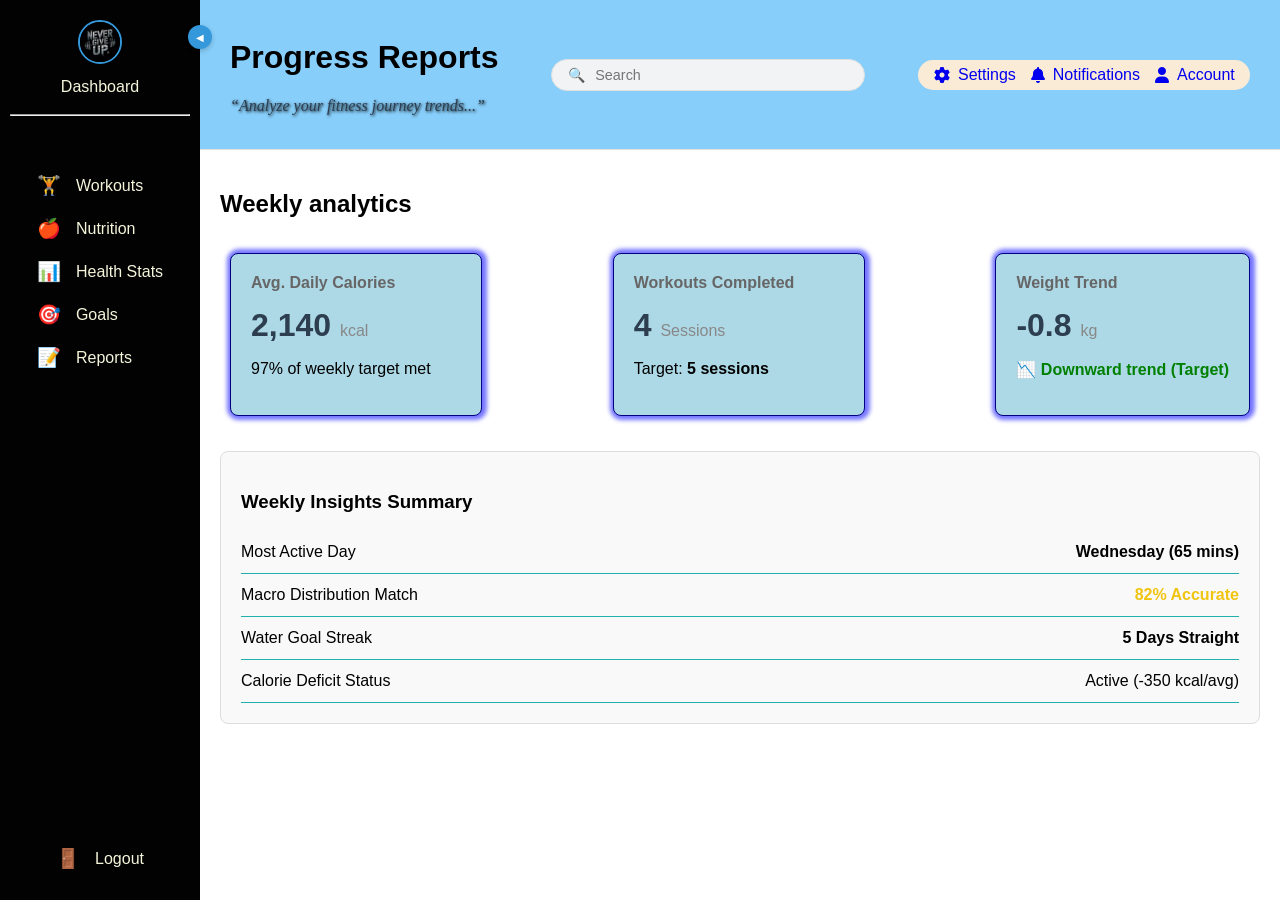
<file: reports.html>
<!DOCTYPE html>
<html>
    <head>
        <link rel="stylesheet" href="fitness.css">
        <link rel="stylesheet" href="https://cdnjs.cloudflare.com/ajax/libs/font-awesome/6.5.0/css/all.min.css">
        <script src="heallthlog.js"></script>
<style>
        .card-container{
            display: flex;
            padding: 10px;
            margin: 25px auto;
            justify-content: space-between;
            gap: 20px;
            

        }   
        
        .card{
            border: 1px solid navy;
            background-color: lightblue;
            min-width: 210px;
            padding: 20px;
            border-radius: 8px;
            box-shadow: 1px 0px 4px 4px rgba(0, 0, 255, 0.55);
        }

        .card h3{
            font-size: 1rem;
            margin: 0 0 15px 0;
            color: #666666;   
        }
        
         .card .value {
            font-size: 2rem;
            font-weight: bold;
            color: #2c3e50;
            margin-bottom: 5px;
        }

        .card .unit {
            font-size: 1rem;
            font-weight: normal;
            color: #888888;
        }
        .trend{
            color: green;
            font-weight: bold;
        }

        /*summary*/

        .summary {
            
            min-width: 450px;
            background: #f9f9f9;
            padding: 20px;
            border: 1px solid #ddd;
            border-radius: 8px;
        }

        .summary-list {
            list-style: none;
            padding: 0;
            margin: 0;
        }

        .summary-list li {
            display: flex;
            justify-content: space-between;
            padding: 12px 0;
            border-bottom: 1px solid lightseagreen;
        }
        .card:hover{
            transform: translate(-10px, 10px);
        }

        @media(max-width:768px){
            .card-container{
                display: grid;
                grid-template-columns: repeat(2, 1fr);
                gap: 20px;
                padding:10px;

            }
        }

         @media(max-width:600px){
            .card-container{
                display: grid;
                grid-template-columns: repeat(1, 1fr);
                gap: 20px;
                padding:10px;
                
            }
            .card{
                
                justify-self: center;
            }
            .summary-list li {
            display: flex;
            flex-direction: column;
            justify-content: center;
            padding: 12px 0;
            border-bottom: 1px solid lightseagreen;
        }
        }
        </style>

    </head>
    <body>
        <nav class="sidebar" id="sidebar">
    
    <button class="toggle-btn" id="toggleBtn" onclick="toggleSidebar()">◀</button>

    <div class="img1">
        <img src="never_giveup.jpg" alt="User" width="40" height="40"/>
        <a href="Fitness_healthlog_Project.html" class="nav-text">Dashboard</a>
    <hr/>    
    </div>
    
    <ul class="dashboard-element">
        <li><a href="workouts.html"><span class="icon">🏋️</span><span class="nav-text">Workouts</span></a></li>
        <li><a href="nutrition.html"><span class="icon">🍎</span><span class="nav-text">Nutrition</span></a></li>
        <li><a href="health.html"><span class="icon">📊</span><span class="nav-text">Health Stats</span></a></li>
        <li><a href="goals.html"><span class="icon">🎯</span><span class="nav-text">Goals</span></a></li>
        <li><a href="reports.html"><span class="icon">📝</span><span class="nav-text">Reports</span></a></li>
    </ul>

    <div class="sidebar-logout">
        <a href="login_page.html"><span class="icon">🚪</span><span class="nav-text">Logout</span></a>
    </div>
</nav>

<header>
    <div>
            <h1>Progress Reports</h1>
            <p class="quotes"><q>Analyze your fitness journey trends...</q></p>
        </div>
            <div class="search-container">
                <span class="search-icon">&#128269;</span>
                <input type="search" placeholder="Search">
            </div>
            <div class="setting-container">
                <a href="#" class="nav-text1"><i class="fas fa-cog"></i><span >Settings</span></a>
                <a href="#" class="nav-text1"><i class="fas fa-bell"></i><span>Notifications</span></a>
                <a href="#" class="nav-text1"><i class="fas fa-user"></i><span>Account</span></a>
            </div>
        </header>

        <main class="main-container">
            <h2>Weekly analytics</h2>
            
            <div class="card-container">
            <div class="card">
                <h3>Avg. Daily Calories</h3>
                <div class="value">2,140 <span class="unit">kcal</span></div>
                <p>97% of weekly target met</p>
            </div>
            <div class="card">
                <h3>Workouts Completed</h3>
                <div class="value">4 <span class="unit">Sessions</span></div>
                <p>Target: <b>5 sessions</b></p>
            </div>
            <div class="card">
                <h3>Weight Trend</h3>
                <div class="value">-0.8 <span class="unit">kg</span></div>
                <p class="trend">📉 Downward trend (Target)</p>
            </div>
        </div>
            
        <div class="summary">
                <h3>Weekly Insights Summary</h3>
                <ul class="summary-list">
                    <li>
                        <span>Most Active Day</span>
                        <strong>Wednesday (65 mins)</strong>
                    </li>
                    <li>
                        <span>Macro Distribution Match</span>
                        <strong style="color: #f1c40f;">82% Accurate</strong>
                    </li>
                    <li>
                        <span>Water Goal Streak</span>
                        <strong>5 Days Straight</strong>
                    </li>
                    <li>
                        <span>Calorie Deficit Status</span>
                        <span class="trend-positive">Active (-350 kcal/avg)</span>
                    </li>
                </ul>
            </div>
        </main>

        
    </body>
</html>
</file>
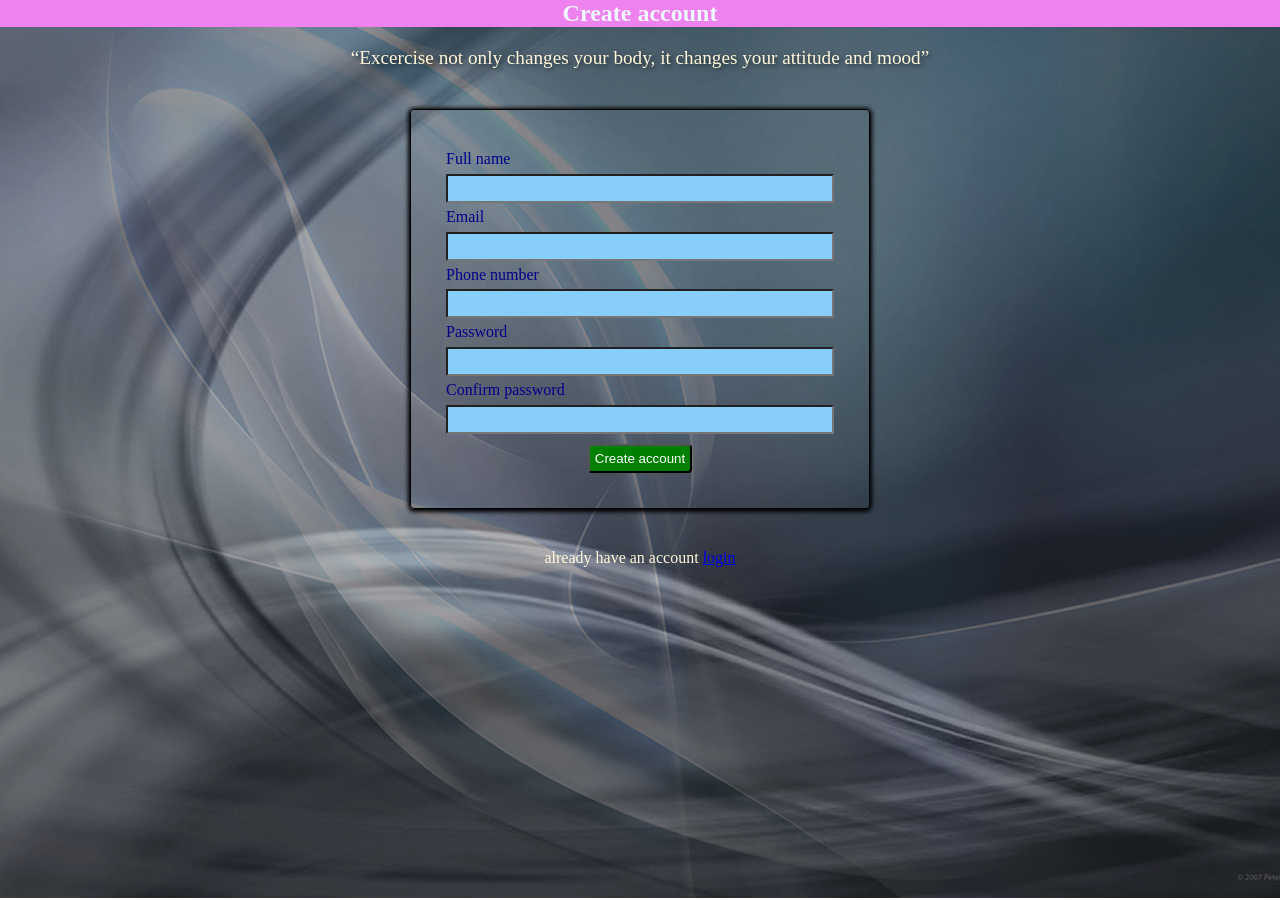
<file: signup.html>
<!DOCTYPE html>
<html>
    <head>
        <title>signup page</title>
        <style>
            *{
                margin: 0;
                padding: 0;
                box-sizing: border-box;
            }
            h2{
                text-align: center;
                display: block;
                background-color: violet;
                color: aliceblue;
            }
            body{
                background-image: url('background-signup.png');

            }
            .notes p{
                text-align: center;
                margin: 20px;
                text-shadow: 2px 2px 4px rgba(0, 0, 0, 0.5);
            }
            p{
                text-align: center;
                color: cornsilk;
            }
            form{
                max-width: fit-content;
                border: 1px solid black;
                border-radius: 4px;
                margin: 30px auto;
                padding: 20px;;
                box-shadow: 0px 1px 4px 2px black;
                line-height: 1.8;
                
            }
            p a:hover{
                color: lightcyan;
                background-color: turquoise;
            }
            input{
                width: 100%;
                background-color: lightskyblue;
                padding: 5px;
                display: block;
            }
            button{
                display: block;
                margin: 10px auto 0px;
                color: white;
                background-color: green;
                border-radius: 4px;
                padding: 5px;
            }
            label{
                color: darkblue;
                display: block;
            }

            button:hover{
                color: lightcyan;
                background-color: turquoise;
            }
               
            
            @media (min-width: 600px) {
            body {
                padding-bottom: 60px;
            }
            form {
                padding: 30px;       
                margin: 40px auto;
            }
            .notes p {
                font-size: 1.2rem;   
            }
        }

        @media (min-width: 900px) {
            form {
                max-width: 460px;    
                padding: 35px;
            }
        }
            
            
        </style>
    </head>
    <body>
        <h2>Create account</h2>
        <div class="notes">
        <p><q>Excercise not only changes your body, it changes your attitude and mood</q></p>
        </div>
        <form action="login_page.html" method="post">
            <label for="name">Full name</label>
            <input type="text" id="name" name="name" required>

            <label for="mail">Email</label>
            <input type="email" id="mail" name="mail" required>

            <label for="phone">Phone number</label>
            <input type="tel" id="phone" name="phone" pattern="[0-9]{10}" required>

            <label for="pass">Password</label>
            <input type="password" id="pass" name="pass" required>

            <label for="conpass">Confirm password</label>
            <input type="password" id="conpass" name="conpass" required>

            <button type="submit">Create account</button>


        </form>
        
        <p>already have an account <a href="login_page.html">login</a></p>
    </body>
</html>
</file>
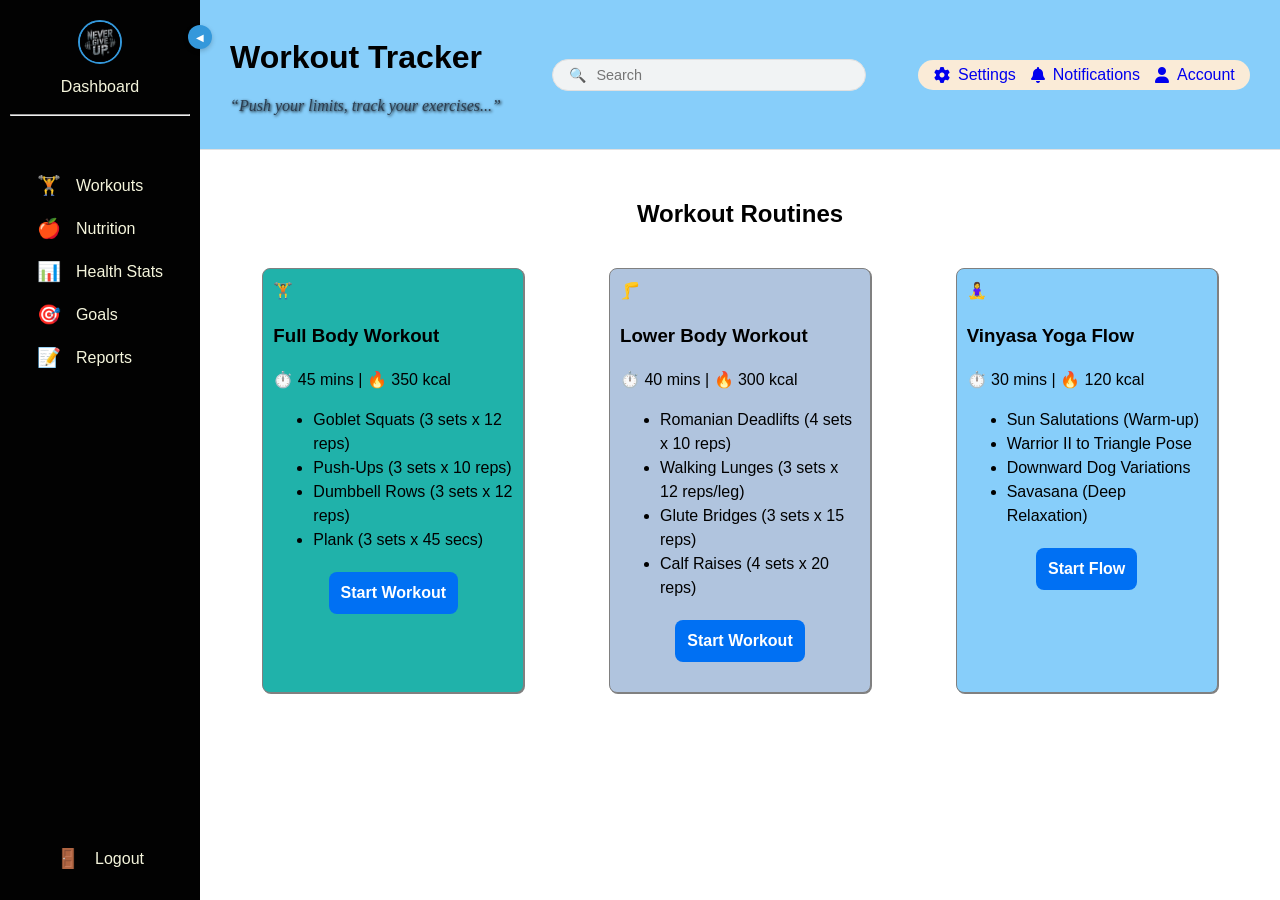
<file: workouts.html>
<!DOCTYPE html>
<html>
    <head>
        <link rel="stylesheet" href="fitness.css">
        <link rel="stylesheet" href="https://cdnjs.cloudflare.com/ajax/libs/font-awesome/6.5.0/css/all.min.css">
        <script src="heallthlog.js"></script>
        <style>

            h2{
                padding: 10px;
                text-align: center;
            }
           
        .workout-grid{
            display : flex;
            justify-content: space-around;
            padding-top: 10px;
            flex-wrap: wrap;
            
        }
        .workout-card{
            width : 240px;
            height : auto;
            border : 1px solid grey;
            border-radius: 8px;
            box-shadow: 1px 1px 0px 0px grey;
            padding: 10px;
            line-height: 1.5;    
        }
        .full-body{
            background-color: lightseagreen;
        }
        .lower-body{
            background-color: lightsteelblue;
        }
        .yoga{
            background-color: lightskyblue;
        }
        .start-btn{
            width: fit-content;
            display: block;
            margin: 20px auto;    
            padding: 12px;
            border: none;
            border-radius: 8px;
            color: #ffffff;
            background-color: #0070f3;
            font-size: 16px;
            font-weight: 600;

        }

       
        .start-btn:hover{
            background-color: #0051a8;
        }

        .workout-card:hover{
            transform: translate(-10px, 10px);
        }
        
        @media(max-width:900px){
            .workout-grid{
                display: flex;
                flex-direction: column;
                gap: 25px;
                justify-content: center;
                align-items: center;

            }
        }
        
        </style>

    </head>
    <body>
        <nav class="sidebar" id="sidebar">
    
    <button class="toggle-btn" id="toggleBtn" onclick="toggleSidebar()">◀</button>

    <div class="img1">
        <img src="never_giveup.jpg" alt="User" width="40" height="40"/>
        <a href="Fitness_healthlog_Project.html" class="nav-text">Dashboard</a>
    <hr/>    
    </div>
    
    <ul class="dashboard-element">
        <li><a href="workouts.html"><span class="icon">🏋️</span><span class="nav-text">Workouts</span></a></li>
        <li><a href="nutrition.html"><span class="icon">🍎</span><span class="nav-text">Nutrition</span></a></li>
        <li><a href="health.html"><span class="icon">📊</span><span class="nav-text">Health Stats</span></a></li>
        <li><a href="goals.html"><span class="icon">🎯</span><span class="nav-text">Goals</span></a></li>
        <li><a href="reports.html"><span class="icon">📝</span><span class="nav-text">Reports</span></a></li>
    </ul>

    <div class="sidebar-logout">
        <a href="login_page.html"><span class="icon">🚪</span><span class="nav-text">Logout</span></a>
    </div>
</nav>

<header>

    <div>
            <h1>Workout Tracker</h1>
            <p class="quotes"><q>Push your limits, track your exercises...</q></p>
        </div>
            
            <div class="search-container">
                <span class="search-icon">&#128269;</span>
                <input type="search" placeholder="Search">
            </div>
            <div class="setting-container">
                <a href="#" class="nav-text1"><i class="fas fa-cog"></i><span >Settings</span></a>
                <a href="#" class="nav-text1"><i class="fas fa-bell"></i><span>Notifications</span></a>
                <a href="#" class="nav-text1"><i class="fas fa-user"></i><span>Account</span></a>
            </div>
        </header>
<script>
function toggleSidebar() {
                const sidebar = document.getElementById('sidebar');
                sidebar.classList.toggle('collapsed');
            }
        </script>
       <main class="main-container"> 
        
  <h2>Workout Routines</h2>
  <div class="workout-grid">
    
    <!-- Full Body Workout Card -->
    <div class="workout-card full-body">
      <div class="workout-icon">&#127947;</div>
      <h3>Full Body Workout</h3>
      <p class="workout-meta">⏱️ 45 mins | 🔥 350 kcal</p>
      <ul class="exercise-list">
        <li>Goblet Squats (3 sets x 12 reps)</li>
        <li>Push-Ups (3 sets x 10 reps)</li>
        <li>Dumbbell Rows (3 sets x 12 reps)</li>
        <li>Plank (3 sets x 45 secs)</li>
      </ul>
      <button class="start-btn">Start Workout</button>
    </div>

    <!-- Lower Body Workout Card -->
    <div class="workout-card lower-body">
      <div class="workout-icon">🦵</div>
      <h3>Lower Body Workout</h3>
      <p class="workout-meta">⏱️ 40 mins | 🔥 300 kcal</p>
      <ul class="exercise-list">
        <li>Romanian Deadlifts (4 sets x 10 reps)</li>
        <li>Walking Lunges (3 sets x 12 reps/leg)</li>
        <li>Glute Bridges (3 sets x 15 reps)</li>
        <li>Calf Raises (4 sets x 20 reps)</li>
      </ul>
      <button class="start-btn">Start Workout</button>
    </div>

    <!-- Yoga Card -->
    <div class="workout-card yoga">
      <div class="workout-icon">🧘‍♀️</div>
      <h3>Vinyasa Yoga Flow</h3>
      <p class="workout-meta">⏱️ 30 mins | 🔥 120 kcal</p>
      <ul class="exercise-list">
        <li>Sun Salutations (Warm-up)</li>
        <li>Warrior II to Triangle Pose</li>
        <li>Downward Dog Variations</li>
        <li>Savasana (Deep Relaxation)</li>
      </ul>
      <button class="start-btn">Start Flow</button>
    </div>
    
  </div>

</main>

        
    </body>
</file>
<file: fitness.css>
body {
    margin: 0;
    padding: 0;
    font-family: sans-serif;
    box-sizing: border-box;
}


.sidebar {
    position: fixed;
    top: 0;
    left: 0;
    width: 200px;
    height: 100vh;
    background-color: rgb(2, 2, 2); 
    padding: 20px 10px;
    box-sizing: border-box;
    display: flex;
    flex-direction: column;
    justify-content: space-between;
    z-index: 100;
    transition: width 0.3s ease;
    align-items: center;
    
}


.toggle-btn {
    position: absolute;
    right: -12px;
    top: 25px;
    background: #3498db;
    color: white;
    border: none;
    border-radius: 50%;
    width: 24px;
    height: 24px;
    cursor: pointer;
    display: flex;
    align-items: center;
    justify-content: center;
    font-size: 10px;
    box-shadow: 0 2px 5px rgba(0,0,0,0.2);
    z-index: 101;
    transition: transform 0.3s;
}

.sidebar a {
    text-decoration: none;
    color: beige;
    display: flex;
    align-items: center;
    padding: 10px 12px;
    border-radius: 6px;
    gap: 15px; 
    
}



.sidebar a:hover {
    color: #3498db;
    background-color: rgba(255, 255, 255, 0.05);
}

.icon {
    font-size: 1.2rem;
    min-width: 24px;
    text-align: center;
}

.dashboard-element {
    list-style: none;
    padding: 0;
    margin: 20px 0;
    flex-grow: 1;
}


.sidebar.collapsed {
    width: 70px; 
}


.sidebar.collapsed .nav-text, 
.sidebar.collapsed .img1 hr {
    display: none;
}


.sidebar.collapsed #toggleBtn {
    transform: rotate(180deg);
}

.sidebar.collapsed ~ header {
    margin-left: 70px;
    width: calc(100% - 70px);
}


header {
    margin-left: 200px;
    width: calc(100% - 200px);
    height: 150px;
    background-color: lightskyblue;
    border-bottom: 1px solid #e0e0e0; 
    display: flex;
    justify-content: space-between;
    align-items: center;
    padding: 0 30px;
    box-sizing: border-box;
    transition: margin-left 0.3s ease, width 0.3s ease;
    
}

.quotes{
    font-style: italic;
    color: #2c3e50;
    font-weight: 500;
    font-family: Georgia, 'Times New Roman', Times, serif;
    text-shadow: 1px 1px 3px #000000;

}
/*search bar*/
.search-container {
    display: flex;
    align-items: center;
    background-color: #f1f3f4;
    border: 1px solid #e0e0e0;
    border-radius: 20px;
    padding: 6px 16px;
    width: 280px;
    transition: background-color 0.2s, border-color 0.2s;
}

.search-container:focus-within {
    background-color: #ffffff;
    border-color: #3498db;
}

.search-icon {
    color: #5f6368;
    margin-right: 8px;
    font-size: 14px;
    cursor: default;
}

.search-container input[type="search"] {
    border: none;
    background: transparent;
    outline: none;
    width: 100%;
    font-size: 0.9rem;
    color: #333333;
}



.img1{
            text-align: center;
            color: blanchedalmond;
            margin-bottom: 20px;
            width: 100%;
            
                        
        }
        .img1 img{
            width: 40px;
            height: 40px;
            border-radius: 50%;       
            object-fit: cover; 
            border: 2px solid #3498db;
            text-align: center;
            object-fit: cover;
        }
        .img1 a{
            text-align: center;
            display: block;
        }

        .dashboard-element{
            list-style: none;
            
        }
        .dashboard-element a{
            text-decoration: none;
            color: beige;
            
        }


        .setting-container{
            display: flex;
            gap: 15px;
            border-radius: 8px;
            background-color: antiquewhite; 
            border-radius: 20px;
            padding: 6px 16px;
            width: 300px;
            transition: background-color 0.2s, border-color 0.2s;
            
        }

        .setting-container a{
            text-decoration: none;
            display: inline-flex;
            align-items: center;

        }
        .setting-container a i{
            margin-right: 8px;
            font-size: 16px;
        }

        
        .main-container {
            margin-left: 200px;
            padding: 20px;
            box-sizing: border-box;
            transition: margin-left 0.3s ease;
        }
        .sidebar.collapsed ~ .main-container {
            margin-left: 70px;
        }

 @media (max-width: 1024px) {
    
    .sidebar {
        width: 70px;
    }
    .sidebar .nav-text, .sidebar .img1 hr {
        display: none;
    }
    .sidebar #toggleBtn {
        display: none; 
    }
    
    
    header {
        margin-left: 70px;
        width: calc(100% - 70px);
        padding: 20px;
    }
    .main-container {
        margin-left: 70px;
        width: calc(100% - 70px);
    }
}


@media (max-width: 768px) {
    
    header {
        flex-direction: column;
        align-items: center;
        gap: 15px;
        height: auto;
    }
    
     
}


@media (max-width: 480px) {
    header div h1,p{
        transform: translateX(20px);
    }   
    
    .search-container{
        width: fit-content;
    }
    .setting-container{
            width: auto;
            justify-content: space-around;
        }
        .setting-container .nav-text1 span{
            display: none;
        }
}
</file>
